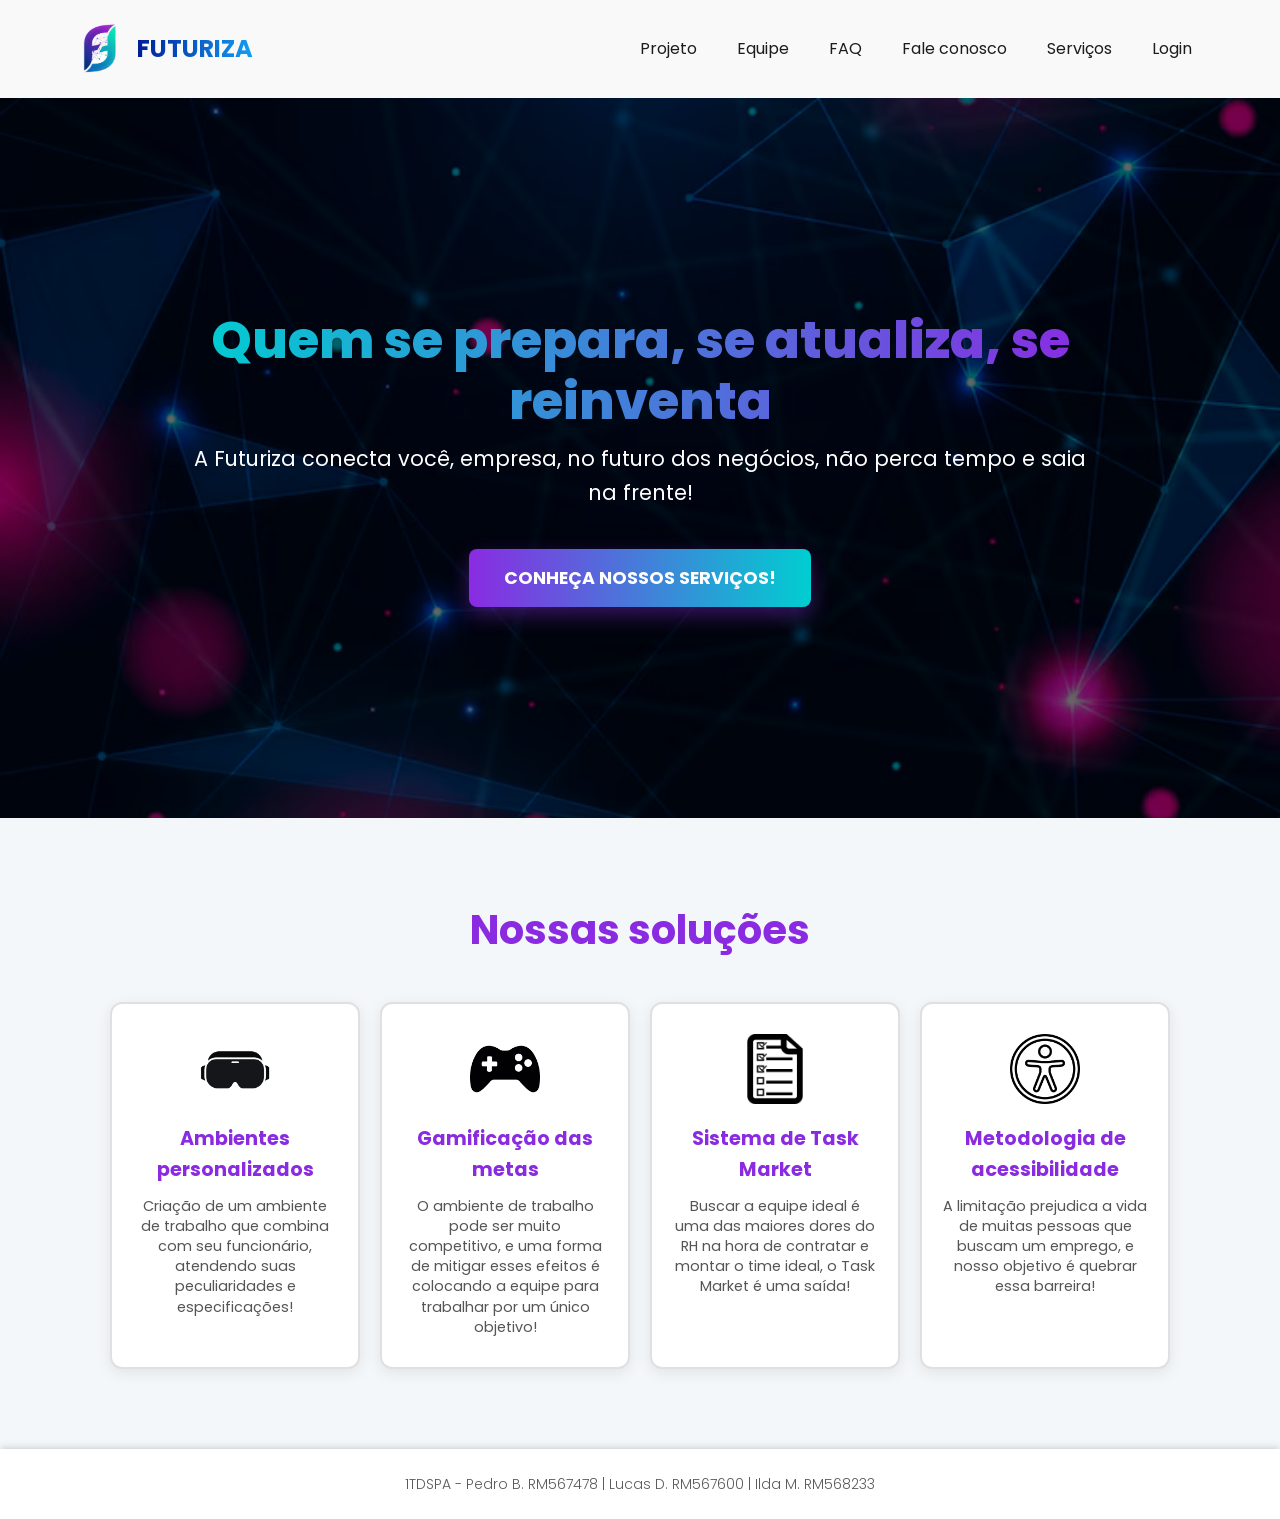
<file: index.html>
<!DOCTYPE html>
<html lang="pt-br">
<head>
    <meta charset="UTF-8">
    <meta name="viewport" content="width=device-width, initial-scale=1.0">
    <link rel="stylesheet" href="css/style.css">
    <link rel="stylesheet" href="css/small.css">
    <link rel="stylesheet" href="css/medium.css">
    <title>Site Futuriza</title>
</head>
<body>
    <header>
        <section class="logoCompleto">
            <img src="assets/img/Logo.png" alt="Logo da Futuriza: duas letras f invertida em relação à outra">
            <div class="linkHome"><a href="index.html"><h1>FUTURIZA</h1></a></div>
        </section>
        <nav>
            <a href="sobre.html">Projeto</a>
            <a href="integrantes.html">Equipe</a>
            <a href="faq.html">FAQ</a>
            <a href="contato.html">Fale conosco</a>
            <a href="futuriza.html">Serviços</a>
            <a href="login.html">Login</a>
        </nav>
    </header>
    <main class="mainIndex">
        <section>
            <h1>Quem se prepara, se atualiza, se reinventa</h1>
            <h4>A Futuriza conecta você, empresa, no futuro dos negócios, não perca tempo e saia na frente!</h4>
            <a href="futuriza.html" class="button">Conheça nossos serviços!</a>
            <img src="assets/img/fundoTechHome.avif" alt="Linhas se cruzando criando polígonos azuis e roxos">
        </section>
        <section>
            <h2>Nossas soluções</h2>
            <nav class="quadros-container">
                <div class="quadros">
                    <img src="assets/icons/iconeVr.png" alt="Icone generico de realidade virtual">
                    <h4>Ambientes personalizados</h4>
                    <h6>Criação de um ambiente de trabalho que combina com seu funcionário, atendendo suas peculiaridades e especificações!</h6>
                </div>
                <div class="quadros">
                    <img src="assets/icons/iconeGame.png" alt="Icone generico de game">
                    <h4>Gamificação das metas</h4>
                    <h6>O ambiente de trabalho pode ser muito competitivo, e uma forma de mitigar esses efeitos é colocando a equipe para trabalhar por um único objetivo!</h6>
                </div>
                <div class="quadros">
                    <img src="assets/icons/iconeTask.png" alt="Icone generico de to do list">
                    <h4>Sistema de Task Market</h4>
                    <h6>Buscar a equipe ideal é uma das maiores dores do RH na hora de contratar e montar o time ideal, o Task Market é uma saída!</h6>
                </div>
                <div class="quadros">
                    <img src="assets/icons/iconeAcessibilidade.png" alt="Icone generico de acessibilidade">
                    <h4>Metodologia de acessibilidade</h4>
                    <h6>A limitação prejudica a vida de muitas pessoas que buscam um emprego, e nosso objetivo é quebrar essa barreira!</h6>
                </div>
            </nav>
        </section>
    </main>
    <footer class="footer-futuriza">
            <p>1TDSPA - Pedro B. RM567478 | Lucas D. RM567600 | Ilda M. RM568233</p>
        </footer>
</body>
</html>
</file>
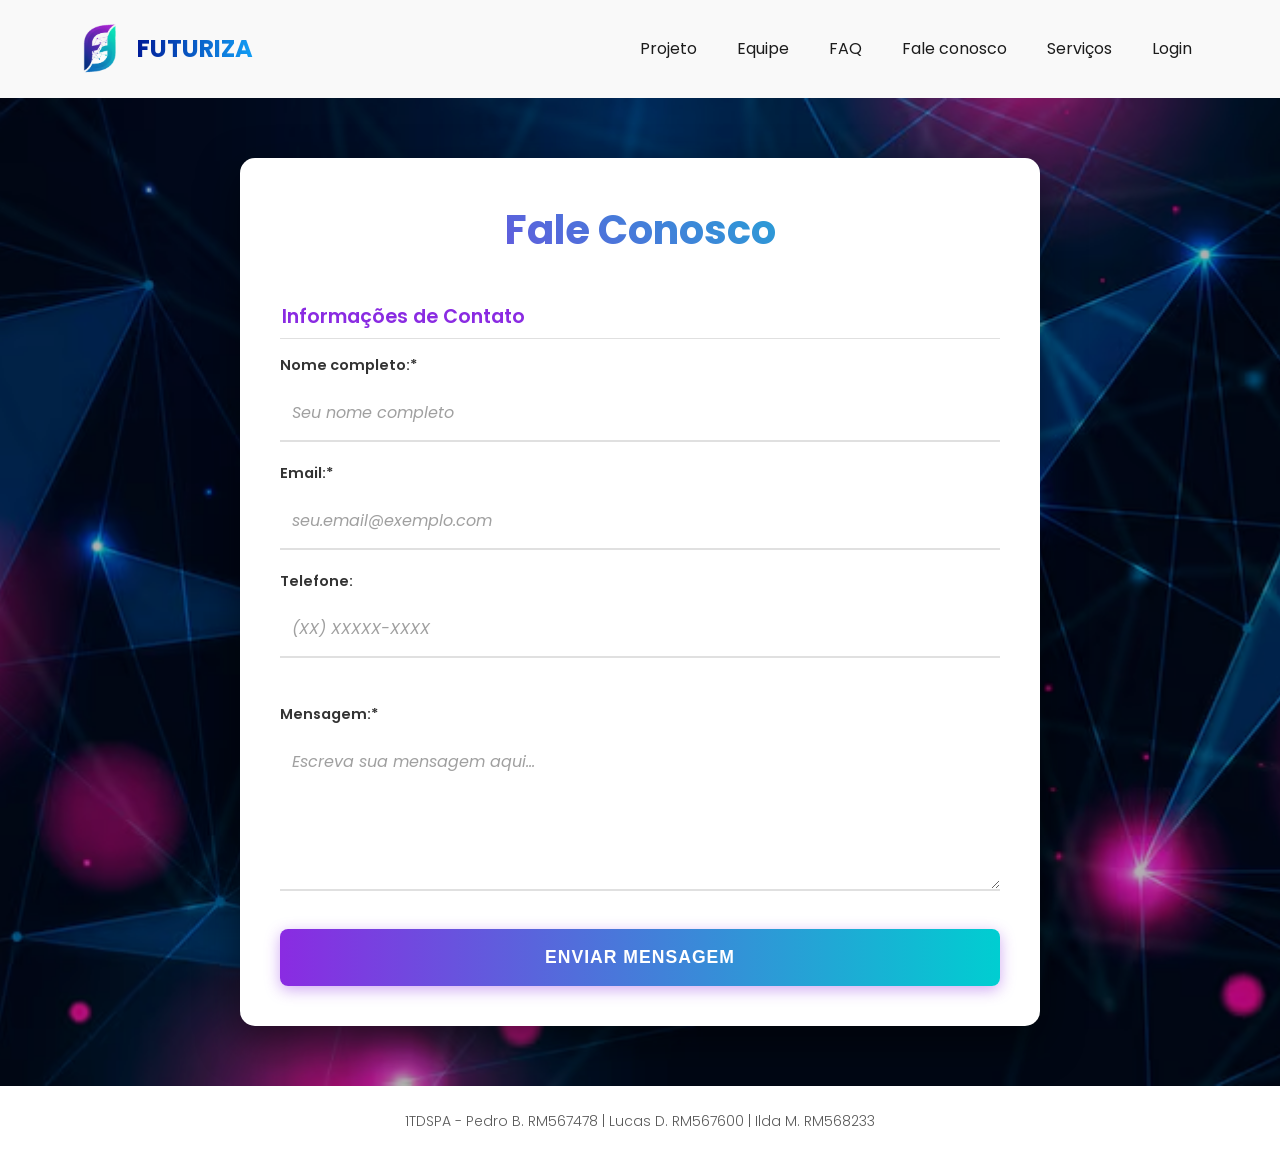
<file: contato.html>
<!DOCTYPE html>
<html lang="pt-br">
<head>
    <meta charset="UTF-8">
    <meta name="viewport" content="width=device-width, initial-scale=1.0">
    <link rel="stylesheet" href="css/style.css">
    <link rel="stylesheet" href="css/small.css">
    <link rel="stylesheet" href="css/medium.css">
    <title>Site Futuriza</title>
</head>
    <body>
        <header>
            <section class="logoCompleto">
                <img src="assets/img/Logo.png" alt="Logo da Futuriza: duas letras f invertida em relação à outra">
                <div class="linkHome"><a href="index.html"><h1>FUTURIZA</h1></a></div>
            </section>
            <nav>
                <a href="sobre.html">Projeto</a>
                <a href="integrantes.html">Equipe</a>
                <a href="faq.html">FAQ</a>
                <a href="contato.html">Fale conosco</a>
                <a href="futuriza.html">Serviços</a>
                <a href="login.html">Login</a>
            </nav>
        </header>

        <main class="mainContato">
            <img src="assets/img/fundoTechHome.avif" alt="Linhas se cruzando criando polígonos azuis e roxos">

            <section class="contato">

                <div class="tituloContato"><h1>Fale Conosco</h1></div>

                <form id="contatoForm" class="formulario-futuriza" aria-labelledby="form-title">
                    <fieldset>
                        <legend id="form-title">Informações de Contato</legend>
                        
                        <div class="campo">
                            <label for="nome">Nome completo:*</label>
                            <input type="text" name="nome" id="nome" required placeholder="Seu nome completo">
                        </div>

                        <div class="campo">
                            <label for="email">Email:*</label>
                            <input type="email" name="email" id="email" required placeholder="seu.email@exemplo.com">
                        </div>
                        
                        <div class="campo">
                            <label for="txtTel">Telefone:</label>
                            <input type="tel" name="txtTel" id="txtTel" placeholder="(XX) XXXXX-XXXX">
                        </div>
                    </fieldset>

                    <div class="campo">
                        <label for="mensagem">Mensagem:*</label>
                        <textarea name="mensagem" rows="5" id="mensagem" required placeholder="Escreva sua mensagem aqui..."></textarea>
                    </div>

                    <button type="submit" class="btn-enviar">Enviar Mensagem</button>
                </form>
            </section>
        </main>
        <footer class="footer-futuriza">
            <p>1TDSPA - Pedro B. RM567478 | Lucas D. RM567600 | Ilda M. RM568233</p>
        </footer>
        <script src="js/validacao.js"></script>
    </body>
</html>
</file>
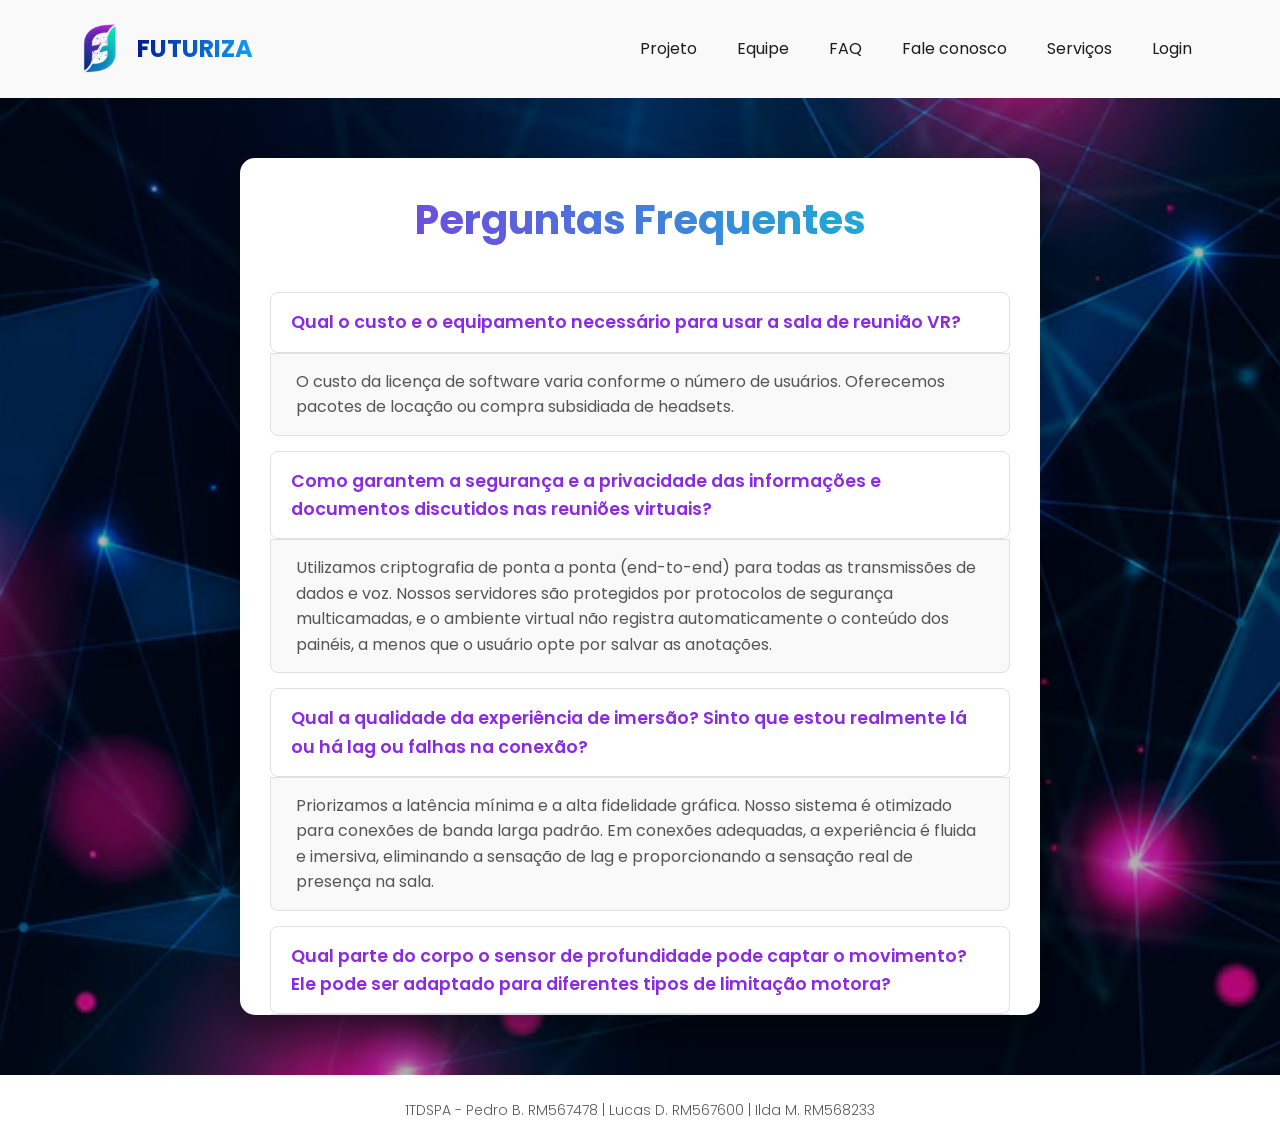
<file: faq.html>
<!DOCTYPE html>
<html lang="pt-br">
<head>
    <meta charset="UTF-8">
    <meta name="viewport" content="width=device-width, initial-scale=1.0">
    <link rel="stylesheet" href="css/style.css">
    <link rel="stylesheet" href="css/small.css">
    <link rel="stylesheet" href="css/medium.css">
    <title>Site Futuriza</title>
</head>
    <body>
        <header>
            <section class="logoCompleto">
            <img src="assets/img/Logo.png" alt="Logo da Futuriza: duas letras f invertida em relação à outra">
            <div class="linkHome"><a href="index.html"><h1>FUTURIZA</h1></a></div>
            </section>
            <nav>
            <a href="sobre.html">Projeto</a>
            <a href="integrantes.html">Equipe</a>
            <a href="faq.html">FAQ</a>
            <a href="contato.html">Fale conosco</a>
            <a href="futuriza.html">Serviços</a>
            <a href="login.html">Login</a>
            </nav>
        </header>
        <main class="mainFaq">
            <img src="assets/img/fundoTechHome.avif" alt="Linhas se cruzando criando polígonos azuis e roxos">

            <section class="perguntas">
                <div class="tituloFaq"><h1>Perguntas Frequentes</h1></div>

                <h3>Qual o custo e o equipamento necessário para usar a sala de reunião VR?</h3>
                <p>O custo da licença de software varia conforme o número de usuários. Oferecemos pacotes de locação
                    ou compra subsidiada de headsets.</p>
                
                <h3>Como garantem a segurança e a privacidade das informações e documentos discutidos nas reuniões virtuais?</h3>
                <p>Utilizamos criptografia de ponta a ponta (end-to-end) para todas as transmissões de dados e voz. Nossos servidores são
                    protegidos por protocolos de segurança multicamadas, e o ambiente virtual não registra automaticamente o conteúdo dos painéis,
                    a menos que o usuário opte por salvar as anotações.</p>
                
                <h3>Qual a qualidade da experiência de imersão? Sinto que estou realmente lá ou há lag ou falhas na conexão?</h3>
                <p>Priorizamos a latência mínima e a alta fidelidade gráfica. Nosso sistema é otimizado para conexões de banda 
                    larga padrão. Em conexões adequadas, a experiência é fluida e imersiva, eliminando a sensação de lag e proporcionando 
                    a sensação real de presença na sala.</p>
                
                <h3>Qual parte do corpo o sensor de profundidade pode captar o movimento? Ele pode ser adaptado para diferentes tipos de limitação motora?</h3>
                <p>O sensor é altamente versátil e utiliza IA para mapear o movimento de qualquer parte do corpo que o usuário possa controlar com precisão: cabeça,
                    cotovelos, joelhos e até mesmo os pés. Ele é calibrado individualmente, garantindo que se adapte a diversas necessidades
                    e graus de mobilidade.</p>
                
                <h3>O uso prolongado da tela com sensor é ergonômico e confortável para o usuário?</h3>
                <p>Desenvolvemos a interface com foco na ergonomia, minimizando o esforço e a tensão. O
                    sistema de controle de cursor é otimizado para movimentos suaves e o feedback visual é imediato. 
                    Oferecemos orientações sobre o melhor posicionamento da tela e do sensor para garantir o conforto ideal 
                    durante longas jornadas de trabalho.</p>
                
                <h3>Como a Futuriza garante a manutenção e atualização do software/hardware do sensor de profundidade ao longo do tempo?</h3>
                <p>Oferecemos um contrato de manutenção que inclui atualizações periódicas de software para melhoria de precisão e adição de 
                novos recursos. O hardware possui garantia estendida e nossa equipe técnica realiza diagnósticos remotos para resolver problemas 
                rapidamente e, se necessário, substituir o equipamento com agilidade.</p>
            </section>
        </main>
        <footer class="footer-futuriza">
            <p>1TDSPA - Pedro B. RM567478 | Lucas D. RM567600 | Ilda M. RM568233</p>
        </footer>
    </body>
</html>
</file>
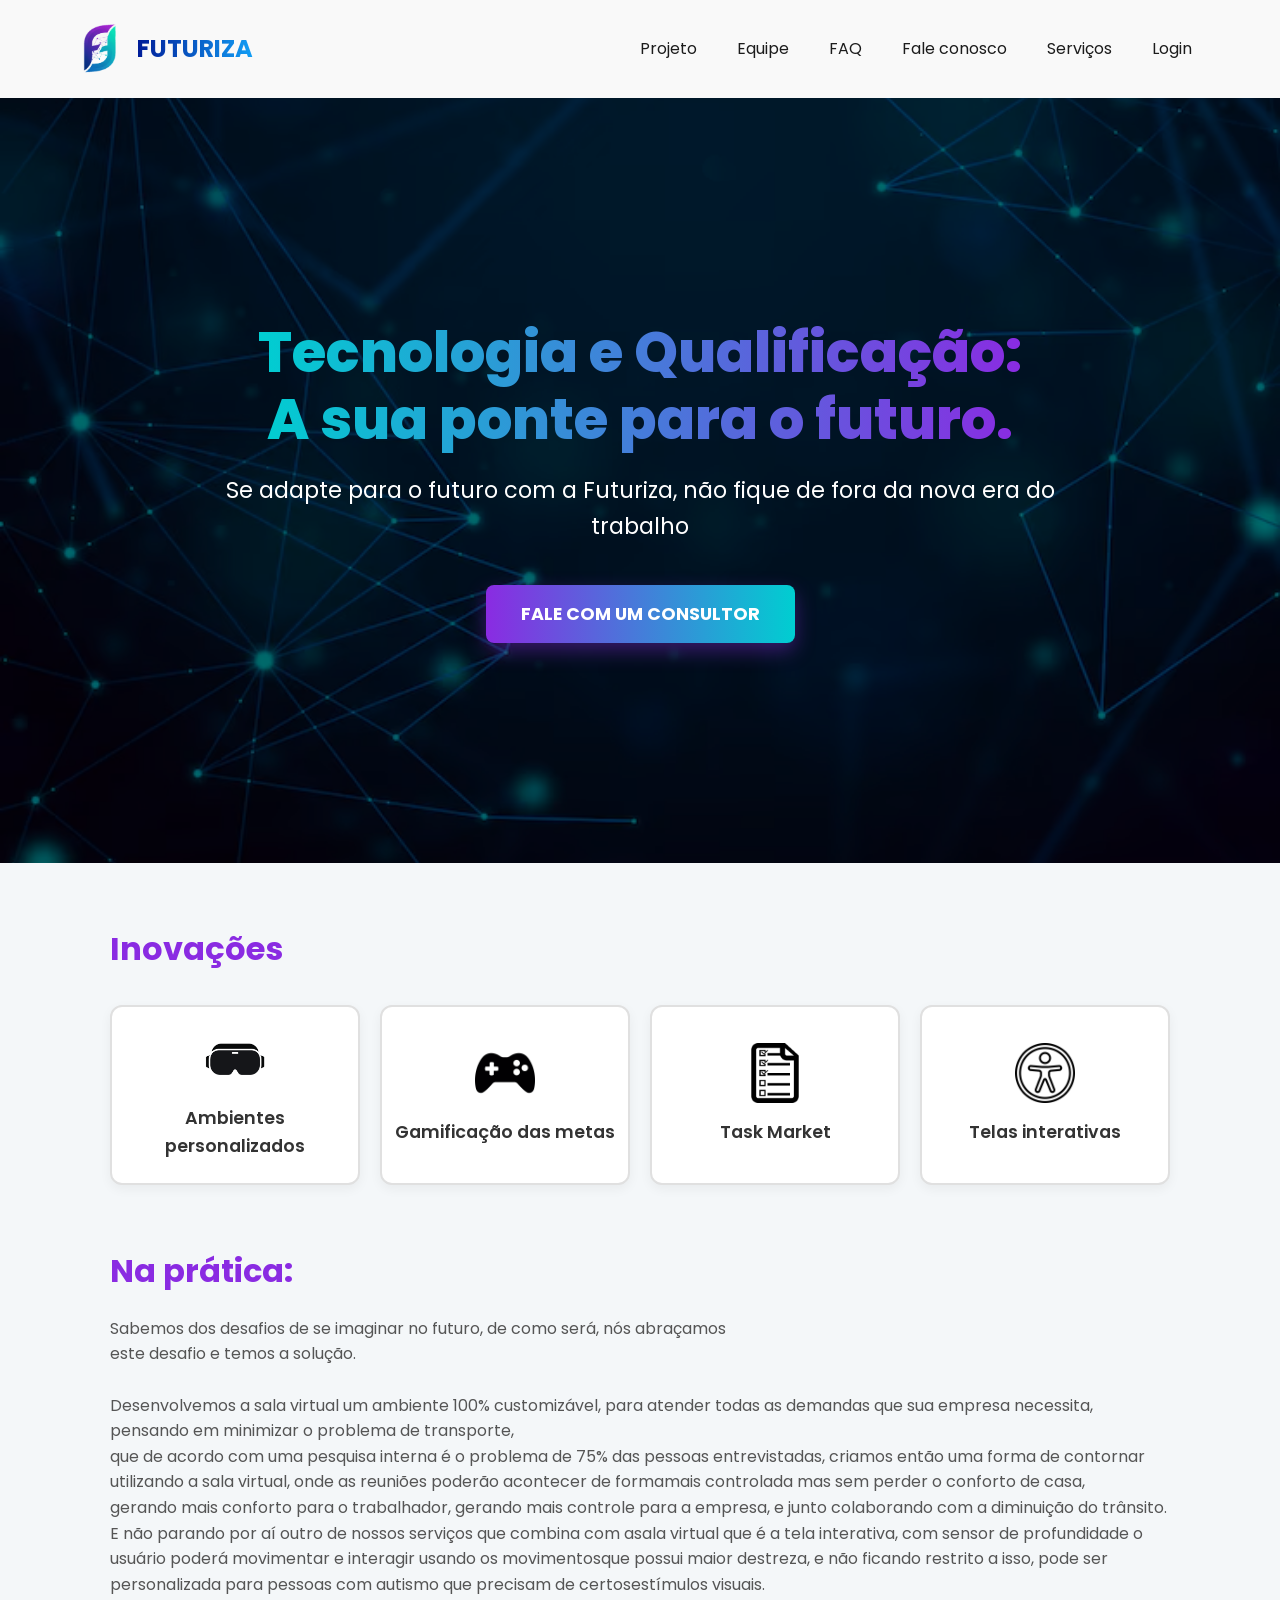
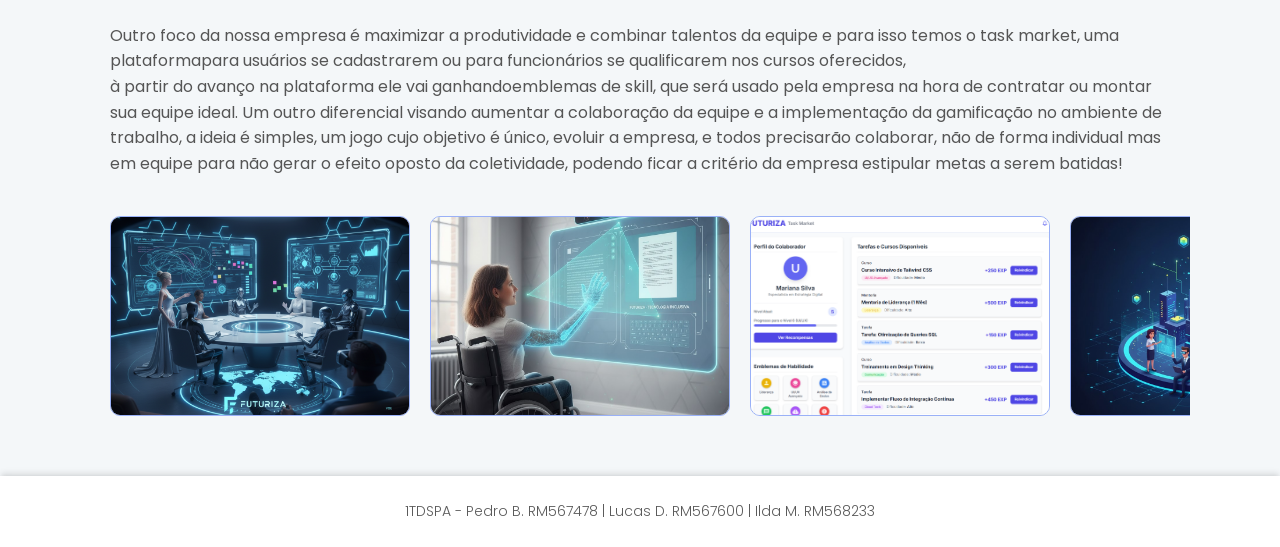
<file: futuriza.html>
<!DOCTYPE html>
<html lang="pt-br">
<head>
    <meta charset="UTF-8">
    <meta name="viewport" content="width=device-width, initial-scale=1.0">
    <link rel="stylesheet" href="css/style.css">
    <link rel="stylesheet" href="css/small.css">
    <link rel="stylesheet" href="css/medium.css">
    <title>Site Futuriza</title>
</head>
    <body>
        <header>
            <section class="logoCompleto">
                <img src="assets/img/Logo.png" alt="Logo da Futuriza: duas letras f invertida em relação à outra">
                <div class="linkHome"><a href="index.html"><h1>FUTURIZA</h1></a></div>
            </section>
            <nav>
                <a href="sobre.html">Projeto</a>
                <a href="integrantes.html">Equipe</a>
                <a href="faq.html">FAQ</a>
                <a href="contato.html">Fale conosco</a>
                <a href="futuriza.html">Serviços</a>
                <a href="login.html">Login</a>
            </nav>
        </header>
        <main>
            <section class="faleComAtendente">
                <h1>Tecnologia e Qualificação:<br>
                    A sua ponte para o futuro.
                </h1>
                <h3>Se adapte para o futuro com a Futuriza, não fique de fora da nova era do trabalho</h3>
                <a href="https://t.me/FuturIzabot">Fale com um consultor</a>
                <img src="assets/img/fundoTech.avif" alt="Linhas se cruzando criando polígonos em tons azuis">
            </section>
            <section>
                <h2>Inovações</h2>
                <nav class="inovaçao-container">
                    <div class="quadros-inovacao">
                        <img src="assets/icons/iconeVr.png" alt="Icone generico de realidade virtual">
                        <h4>Ambientes personalizados</h4>
                    </div>
                    <div class="quadros-inovacao">
                        <img src="assets/icons/iconeGame.png" alt="Icone generico de game">
                        <h4>Gamificação das metas</h4>
                    </div>
                    <div class="quadros-inovacao">
                        <img src="assets/icons/iconeTask.png" alt="Icone generico de to do list">
                        <h4>Task Market</h4>
                    </div>
                    <div class="quadros-inovacao">
                        <img src="assets/icons/iconeAcessibilidade.png" alt="Icone generico de acessibilidade">
                        <h4>Telas interativas</h4>
                    </div>
                </nav>
            </section>
            <article class="articleFuturiza">
                <h2>Na prática:</h2>
                <h4>Sabemos dos desafios de se imaginar no futuro, de como será, nós abraçamos
                    este desafio e temos a solução.<br>
                    Desenvolvemos a sala virtual um ambiente 100% customizável, para atender todas as demandas que sua empresa necessita, pensando em minimizar o problema de transporte,
                    que de acordo com uma pesquisa interna é o problema de 75% das pessoas entrevistadas, criamos então uma forma de contornar utilizando a sala virtual, onde as reuniões poderão acontecer de formamais controlada mas sem perder o conforto de casa,
                    gerando mais conforto para o trabalhador, gerando mais controle para a empresa, e junto colaborando com a diminuição do trânsito.
                    E não parando por aí outro de nossos serviços que combina com asala virtual que é a tela interativa, com sensor de profundidade o usuário poderá movimentar e interagir usando os movimentosque possui maior destreza, e não ficando restrito a isso, pode ser personalizada para pessoas com autismo que precisam de certosestímulos visuais.<br>
                    Outro foco da nossa empresa é maximizar a produtividade e combinar talentos da equipe e para isso temos o task market, uma plataformapara usuários se cadastrarem ou para funcionários se qualificarem nos cursos oferecidos,
                    à partir do avanço na plataforma ele vai ganhandoemblemas de skill, que será usado pela empresa na hora de contratar ou montar sua equipe ideal. Um outro diferencial visando aumentar a colaboração da equipe e a implementação da gamificação no ambiente de trabalho, a ideia é simples, um jogo cujo objetivo é único, evoluir a empresa, e todos precisarão colaborar, não de forma individual mas em equipe para não gerar o efeito oposto da coletividade, podendo ficar a critério da empresa estipular metas a serem batidas!
                </h4>
            
                <div class="rolagem-fotos"> 
                    <img src="assets/img/salaVirtual.png" alt="Sala de realidade virtual Futuriza">
                    <img src="assets/img/telainterativa.jpg" alt="Usuário utilizando a tela interativa da Futuriza">
                    <img src="assets/img/telaTaskMarket.png" alt="Print da tela do task market">
                    <img src="assets/img/gamificacao.jpg" alt="Game para empresas da Futuriza">
                </div>
            </article>
        </main>
        <footer class="footer-futuriza">
            <p>1TDSPA - Pedro B. RM567478 | Lucas D. RM567600 | Ilda M. RM568233</p>
        </footer>
    </body>
</html>
</file>
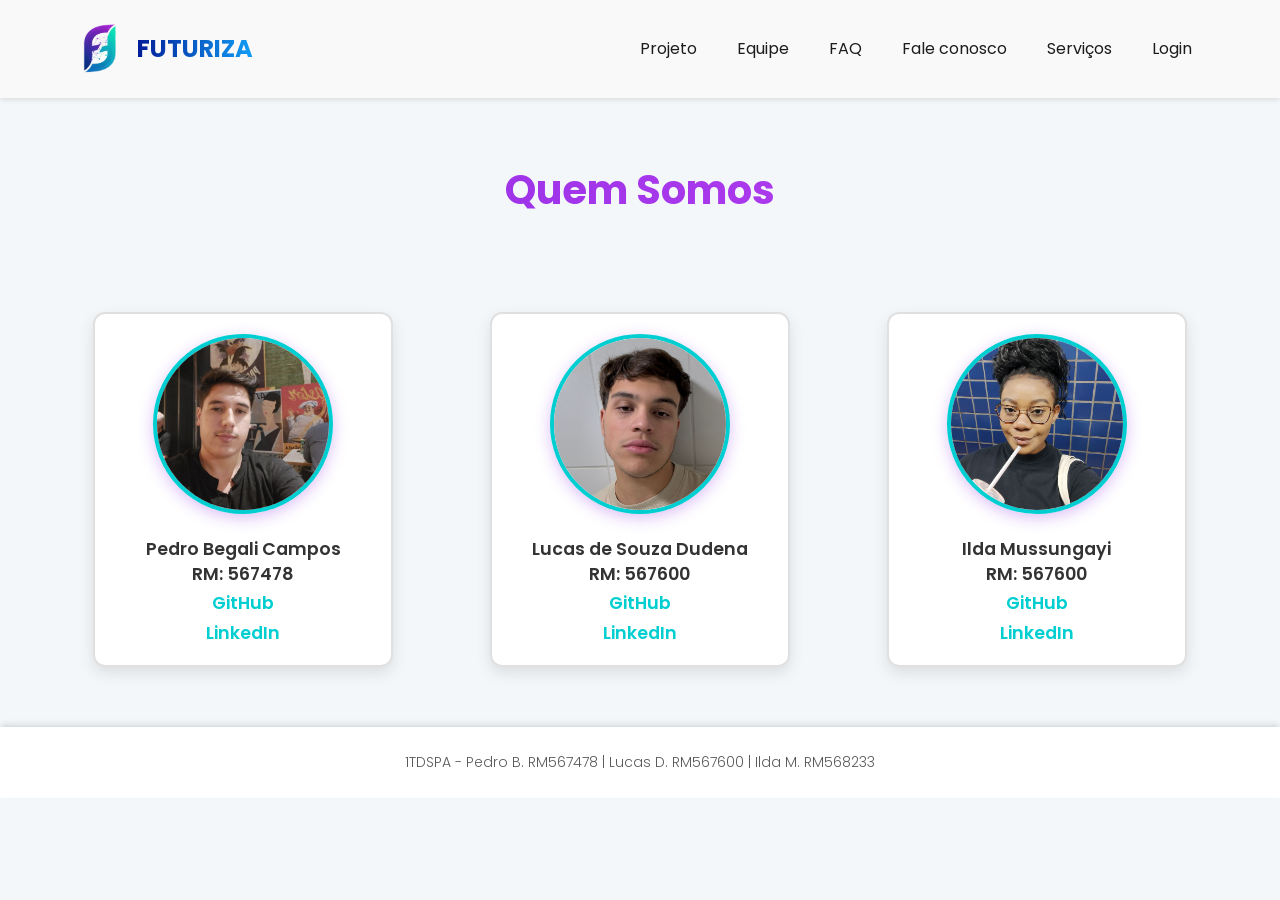
<file: integrantes.html>
<!DOCTYPE html>
<html lang="pt-br">
<head>
    <meta charset="UTF-8">
    <meta name="viewport" content="width=device-width, initial-scale=1.0">
    <link rel="stylesheet" href="css/style.css">
    <link rel="stylesheet" href="css/small.css">
    <link rel="stylesheet" href="css/medium.css">
    <title>Site Futuriza</title>
</head>
<body>
    <header>
        <section class="logoCompleto">
            <img src="assets/img/Logo.png" alt="Logo da Futuriza: duas letras f invertida em relação à outra">
            <div class="linkHome"><a href="index.html"><h1>FUTURIZA</h1></a></div>
        </section>
        <nav>
            <a href="sobre.html">Projeto</a>
            <a href="integrantes.html">Equipe</a>
            <a href="faq.html">FAQ</a>
            <a href="contato.html">Fale conosco</a>
            <a href="futuriza.html">Serviços</a>
            <a href="login.html">Login</a>
        </nav>
    </header>
    <main>
        <section class="container-imagem">
            <div class="texto"><h1>Quem Somos</h1></div>

            <div class="membro-1">
                <img src="assets/img/pedroPerfil.jpg" alt="Foto de perfil do Pedro Begali" class="fotoPedro">
                <h3>Pedro Begali Campos<br>RM: 567478<br>
                <a href="https://github.com/PedroBegali">GitHub</a>
                <a href="https://www.linkedin.com/in/pedro-begalli-604208351/">LinkedIn</a></h3>
            </div>

            <div class="membro-2">
                <img src="assets/img/lucasPerfil.jpg" alt="Foto de perfil do Lucas Dudena" class="fotoLucas">
                <h3>Lucas de Souza Dudena<br>RM: 567600<br>
                <a href="https://github.com/ldudena">GitHub</a>
                <a href="https://www.linkedin.com/in/lucas-de-souza-dudena-079646382?utm_source=share&utm_campaign=share_via&utm_content=profile&utm_medium=ios_app ">LinkedIn</a></h3>
            </div>

            <div class="membro-3">
                <img src="assets/img/ildaPerfil.jpg" alt="Foto de perfil da Ilda Afonso" class="fotoIlda">
                <h3>Ilda Mussungayi<br>RM: 567600<br>
                <a href="https://github.com/ildabackup00-bit ">GitHub</a>
                <a href="https://www.linkedin.com/in/ildaafonso/">LinkedIn</a></h3>
            </div>
            
        </section>
    </main>
    <footer class="footer-futuriza">
        <p>1TDSPA - Pedro B. RM567478 | Lucas D. RM567600 | Ilda M. RM568233</p>
    </footer>
</body>
</html>
</file>
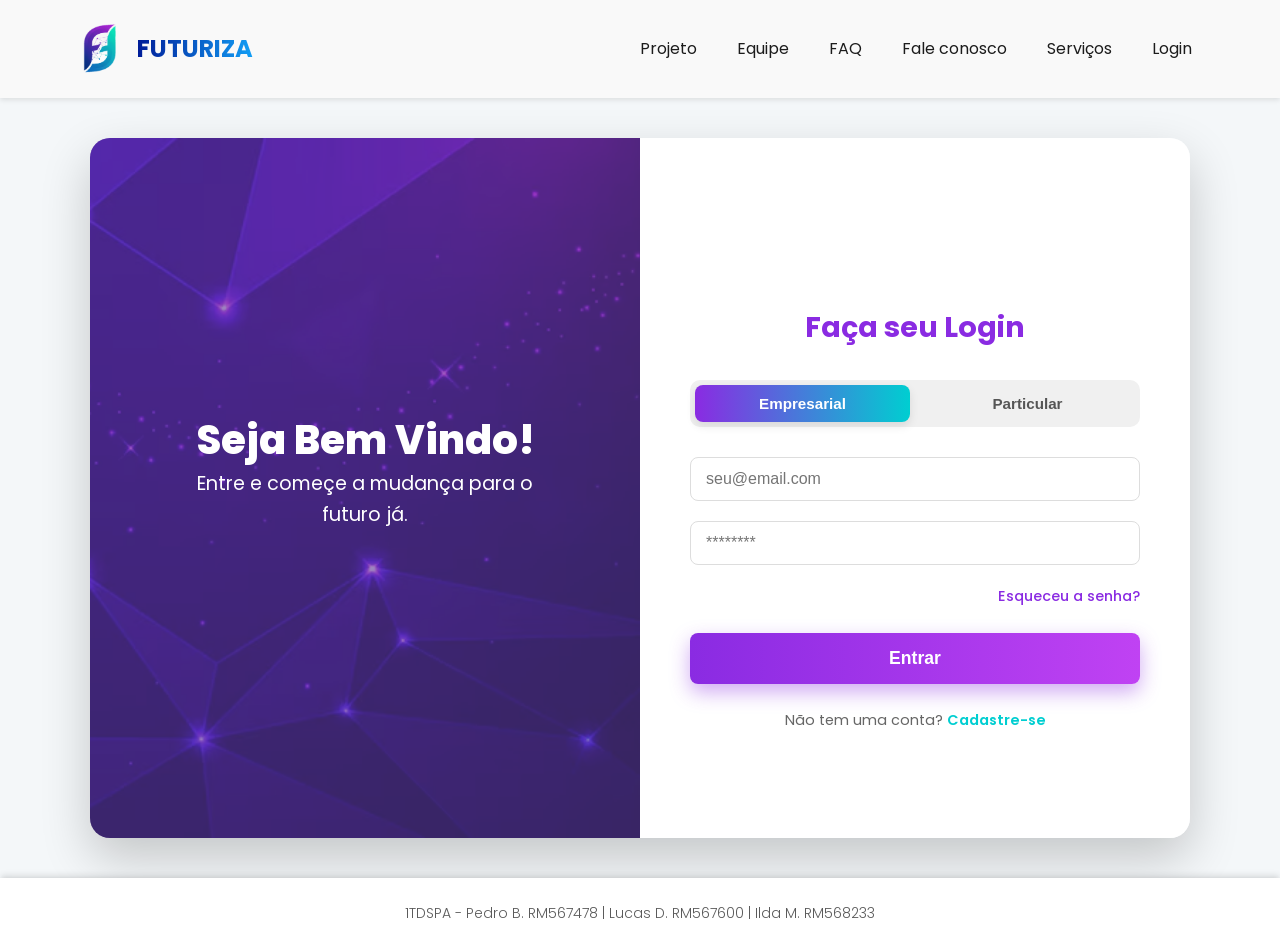
<file: login.html>
<!DOCTYPE html>
<html lang="pt-br">
<head>
    <meta charset="UTF-8">
    <meta name="viewport" content="width=device-width, initial-scale=1.0">
    <link rel="stylesheet" href="css/style.css">
    <link rel="stylesheet" href="css/small.css">
    <link rel="stylesheet" href="css/medium.css">
    <title>Site Futuriza</title>
</head>
<body>
    <header>
        <section class="logoCompleto">
            <img src="assets/img/Logo.png" alt="Logo da Futuriza: duas letras f invertida em relação à outra">
            <div class="linkHome"><a href="index.html"><h1>FUTURIZA</h1></a></div>
        </section>
        <nav>
            <a href="sobre.html">Projeto</a>
            <a href="integrantes.html">Equipe</a>
            <a href="faq.html">FAQ</a>
            <a href="contato.html">Fale conosco</a>
            <a href="futuriza.html">Serviços</a>
            <a href="login.html">Login</a>
        </nav>
    </header>
    <main class="mainLogin">
    <section>
        <h1>Seja Bem Vindo!</h1>
        <h2>Entre e começe a mudança para o futuro já.</h2>
        <img src="assets/img/fundoLogin.avif" alt="Linhas se cruzando criando polígonos em tons de roxo">
    </section>

    <section class="login-container">
        <div class="login-header">
            <h2 class="login-titulo">Faça seu Login</h2>
            <div class="ligar-buttons">
                <button id="ligarEmpresarial" class="ativo">Empresarial</button>
                <button id="ligarParticular">Particular</button>
            </div>
        </div>

        <form id="loginForm" class="login-form">
            <div class="entradaDados">
                <label for="email">E-mail</label>
                <input type="email" id="email" name="email" placeholder="seu@email.com" required>
            </div>
            <div class="entradaDados">
                <label for="password">Senha</label>
                <input type="password" id="password" name="password" placeholder="********" required>
            </div>
            
            <p class="esqueceuSenha"><a href="#">Esqueceu a senha?</a></p>

            <button type="submit" class="login-button">Entrar</button>

            <p class="linkCadastro">Não tem uma conta? <a href="#">Cadastre-se</a></p>
        </form>
    </section>
    </main>
    <footer class="footer-futuriza">
        <p>1TDSPA - Pedro B. RM567478 | Lucas D. RM567600 | Ilda M. RM568233</p>
    </footer>
    <script src="js/script.js"></script>
</body>
</html>
</file>
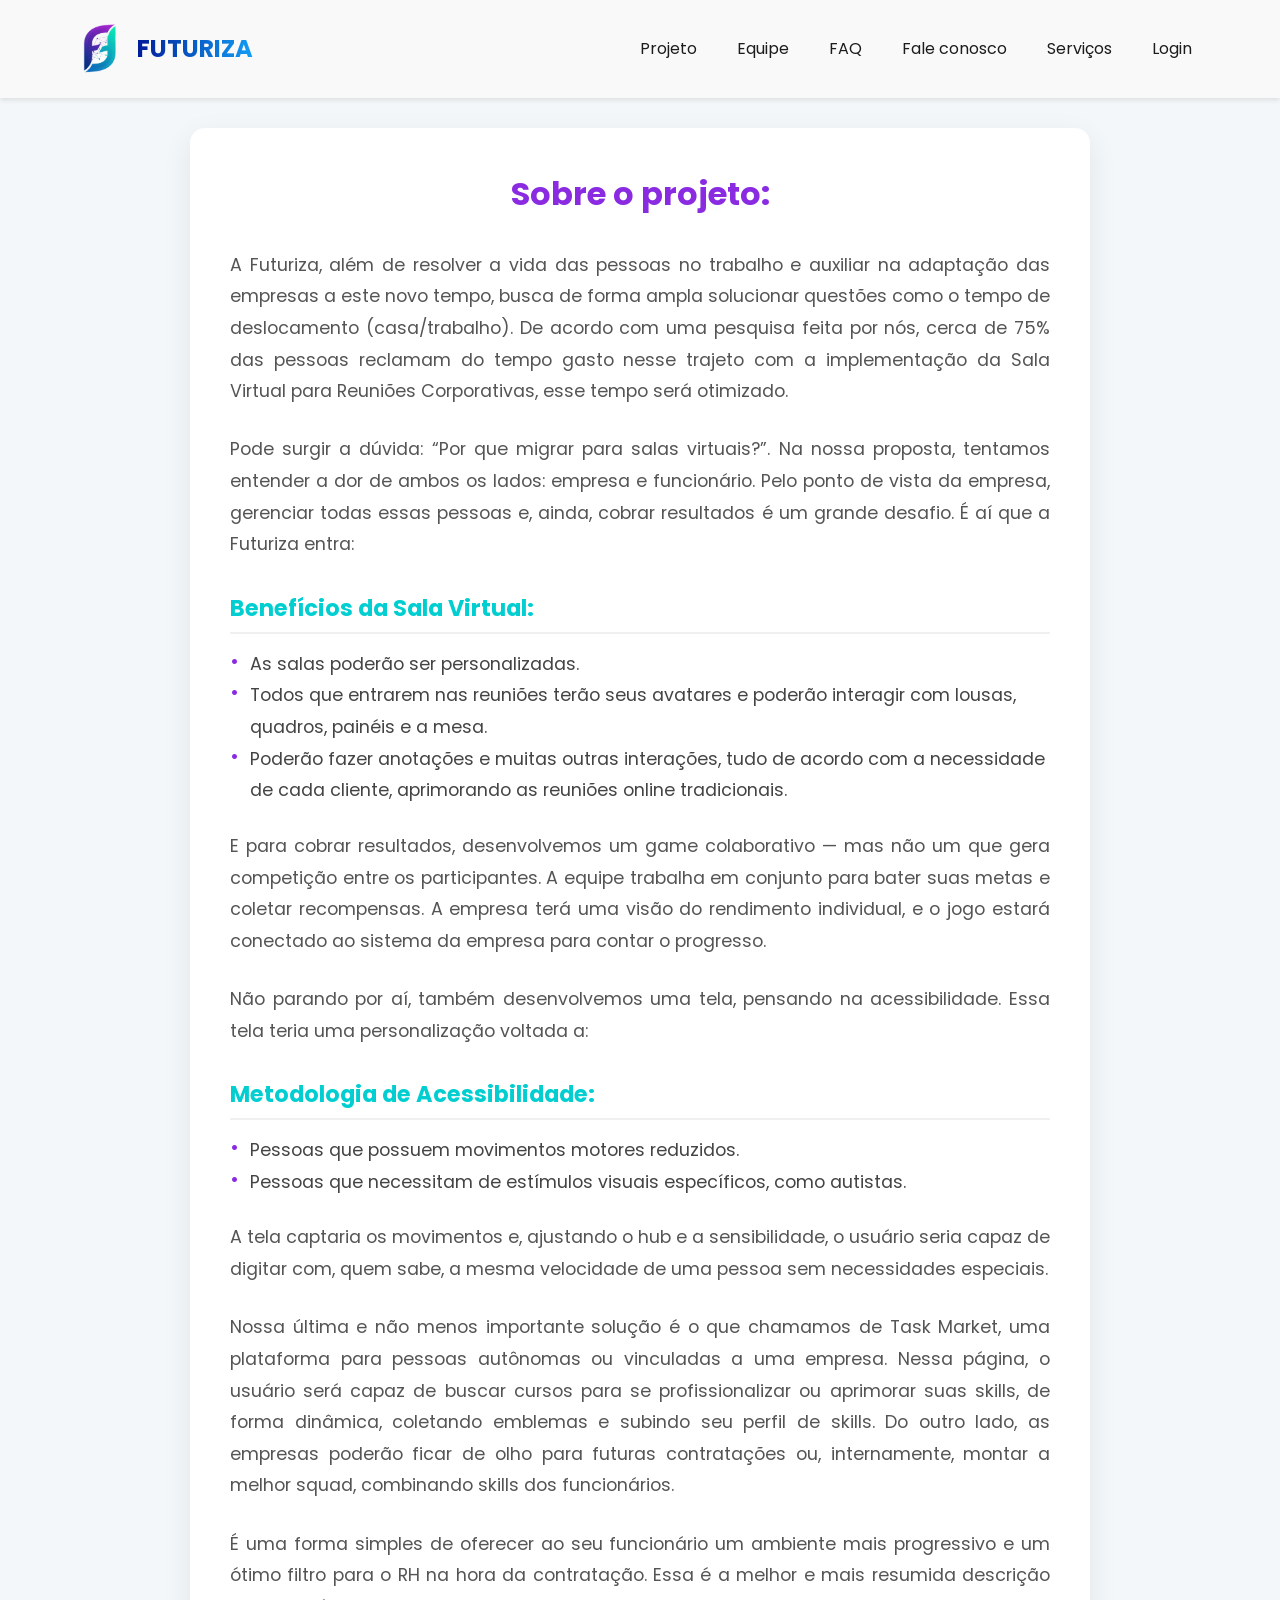
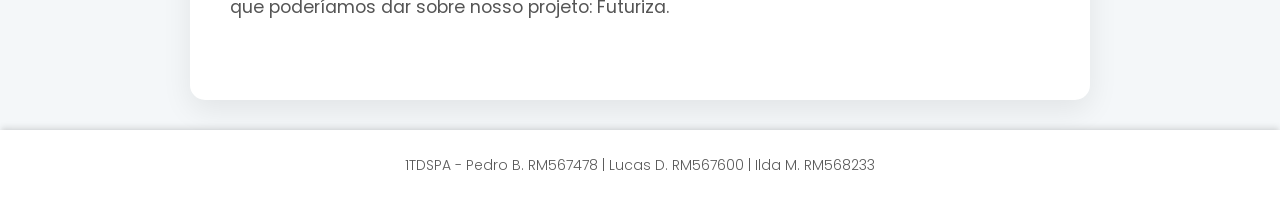
<file: sobre.html>
<!DOCTYPE html>
<html lang="pt-br">
<head>
    <meta charset="UTF-8">
    <meta name="viewport" content="width=device-width, initial-scale=1.0">
    <link rel="stylesheet" href="css/style.css">
    <link rel="stylesheet" href="css/small.css">
    <link rel="stylesheet" href="css/medium.css">
    <title>Site Futuriza</title>
</head>
<body>
    <header>
        <section class="logoCompleto">
            <img src="assets/img/Logo.png" alt="Logo da Futuriza: duas letras f invertida em relação à outra">
            <div class="linkHome"><a href="index.html"><h1>FUTURIZA</h1></a></div>
        </section>
        <nav>
            <a href="sobre.html">Projeto</a>
            <a href="integrantes.html">Equipe</a>
            <a href="faq.html">FAQ</a>
            <a href="contato.html">Fale conosco</a>
            <a href="futuriza.html">Serviços</a>
            <a href="login.html">Login</a>
        </nav>
    </header>
        <main>
        <article class="articleSobre">
            <h2>Sobre o projeto:</h2>
            <div class="descritivo">
                <p>
                    A Futuriza, além de resolver a vida das pessoas no trabalho e auxiliar na adaptação das empresas a este novo tempo, busca de forma ampla solucionar questões como o tempo de deslocamento (casa/trabalho). De acordo com uma pesquisa feita por nós, cerca de 75% das pessoas reclamam do tempo gasto nesse trajeto com a implementação da Sala Virtual para Reuniões Corporativas, esse tempo será otimizado.
                </p>
                <p>
                    Pode surgir a dúvida: “Por que migrar para salas virtuais?”. Na nossa proposta, tentamos entender a dor de ambos os lados: empresa e funcionário. Pelo ponto de vista da empresa, gerenciar todas essas pessoas e, ainda, cobrar resultados é um grande desafio. É aí que a Futuriza entra:
                </p>

                <h3>Benefícios da Sala Virtual:</h3>
                <ul>
                    <li>As salas poderão ser personalizadas.</li>
                    <li>Todos que entrarem nas reuniões terão seus avatares e poderão interagir com lousas, quadros, painéis e a mesa.</li>
                    <li>Poderão fazer anotações e muitas outras interações, tudo de acordo com a necessidade de cada cliente, aprimorando as reuniões online tradicionais.</li>
                </ul>
                <p>
                    E para cobrar resultados, desenvolvemos um game colaborativo — mas não um que gera competição entre os participantes. A equipe trabalha em conjunto para bater suas metas e coletar recompensas. A empresa terá uma visão do rendimento individual, e o jogo estará conectado ao sistema da empresa para contar o progresso.
                </p>
                <p>
                    Não parando por aí, também desenvolvemos uma tela, pensando na acessibilidade. Essa tela teria uma personalização voltada a:
                </p>
                <h3>Metodologia de Acessibilidade:</h3>
                <ul>
                    <li>Pessoas que possuem movimentos motores reduzidos.</li>
                    <li>Pessoas que necessitam de estímulos visuais específicos, como autistas.</li>
                </ul>
                <p>
                    A tela captaria os movimentos e, ajustando o hub e a sensibilidade, o usuário seria capaz de digitar com, quem sabe, a mesma velocidade de uma pessoa sem necessidades especiais.
                </p>
                <p>
                    Nossa última e não menos importante solução é o que chamamos de Task Market, uma plataforma para pessoas autônomas ou vinculadas a uma empresa. Nessa página, o usuário será capaz de buscar cursos para se profissionalizar ou aprimorar suas skills, de forma dinâmica, coletando emblemas e subindo seu perfil de skills. Do outro lado, as empresas poderão ficar de olho para futuras contratações ou, internamente, montar a melhor squad, combinando skills dos funcionários.
                </p>
                <p>
                    É uma forma simples de oferecer ao seu funcionário um ambiente mais progressivo e um ótimo filtro para o RH na hora da contratação. Essa é a melhor e mais resumida descrição que poderíamos dar sobre nosso projeto: Futuriza.
                </p>

            </div>
        </article>
    </main>
    <footer class="footer-futuriza">
        <p>1TDSPA - Pedro B. RM567478 | Lucas D. RM567600 | Ilda M. RM568233</p>
    </footer>
</body>
</html>
</file>
<file: css/style.css>
@import url('https://fonts.googleapis.com/css2?family=Poppins&display=swap');

/* ======================= GERAL ============================== */
* {
    box-sizing: border-box;
    margin: 0;
}

body {
    font-family: 'Poppins', sans-serif;
    background-color: #f4f7f9;
    line-height: 1.6;
    min-height: 100vh;
    color: #333333;
}

header {
    background-color: #f9f9f9f9;
    padding: 15px 5%;
    display: flex;
    justify-content: space-between;
    align-items: center;
    box-shadow: 0 2px 5px rgba(0, 0, 0, 0.1);
}

.linkHome a{
    text-decoration: none;
    transition: all 0.3s ease;
    display: inline-block;
}
.linkHome a:hover{
    background-color: #f9f9f9f9;
    transform: translateY(-4px);
}

.logoCompleto {
    display: flex;
    align-items: center;
}

.logoCompleto img {
    width: 13%;
}

.logoCompleto h1 {
    font-size: 1.5rem;
    background-image: linear-gradient(to right, #001c98, #129ef5);
    background-clip: text;
    color: transparent;
    margin: 0;
    font-weight: 700;
}

nav a {
    color: rgb(28, 28, 28);
    text-decoration: none;
    margin-right: 12px;
    padding: 8px 12px;
    border-radius: 12px;
    transition: all 0.3s ease;
    display: inline-block;
}

nav a:hover {
    color: #8A2BE2;
    background-color: #f9f9f9f9;
    box-shadow: 0 4px 10px rgba(0, 0, 0, 0.15);
    transform: translateY(-2px);
}
.footer-futuriza {
            background-color: #ffffff;
            color: #5b5b5b;
            padding: 1.5rem 1rem;
            text-align: center;
            font-size: 0.875rem;
            font-weight: 300;
            box-shadow: 0 -4px 6px -1px rgba(0, 0, 0, 0.1), 0 -2px 4px -2px rgba(0, 0, 0, 0.06);
            width: 100%;
        }
/* ======================= GERAL ============================== */
/* ======================= CONTATO/FAQ ============================== */

.mainContato, .mainFaq {
    position: relative;
    min-height: 100vh;
    display: flex;
    justify-content: center;
    align-items: center;
    padding: 60px 0;
}

.mainContato img, .mainFaq img {
    position: absolute;
    top: 0;
    left: 0;
    width: 100%;
    height: 100%;
    min-height: auto;
    object-fit: cover;
    z-index: 1;
    filter: brightness(0.7);
}

.contato, .perguntas {
    position: relative;
    z-index: 2;
    max-width: 800px;
    width: 90%;
    background-color: #ffffff;
    border-radius: 15px;
    box-shadow: 0 15px 40px rgba(0, 0, 0, 0.5);
}

.contato {
    padding: 40px;
}

.perguntas {
    max-height: 857px;
    overflow-y: auto;
    padding: 30px;
}

.tituloContato, .tituloFaq {
    text-align: center;
    margin-bottom: 40px;
}

.tituloContato h1, .tituloFaq h1 {
    background: linear-gradient(45deg, #8A2BE2, #00CED1);
    -webkit-background-clip: text;
    -webkit-text-fill-color: transparent;
    font-weight: 700;
    font-size: 2.5em;
}

.formulario-futuriza fieldset {
    border: none;
    padding: 0;
    margin-bottom: 25px;
}

.formulario-futuriza legend {
    font-size: 1.2em;
    font-weight: 600;
    color: #8A2BE2;
    margin-bottom: 15px;
    padding-bottom: 5px;
    border-bottom: 1px solid #e0e0e0;
    width: 100%;
}

.formulario-futuriza .campo {
    margin-bottom: 20px;
}

.formulario-futuriza label {
    display: block;
    margin-bottom: 8px;
    font-weight: 600;
    font-size: 0.9em;
    color: #333333;
}

.formulario-futuriza input[type="text"],
.formulario-futuriza input[type="email"],
.formulario-futuriza input[type="tel"],
.formulario-futuriza textarea {
    width: 100%;
    padding: 15px 12px;
    border: none;
    border-bottom: 2px solid #e0e0e0;
    background-color: transparent;
    font-family: inherit;
    font-size: 1em;
    transition: border-bottom-color 0.4s ease, box-shadow 0.4s ease;
    border-radius: 0;
}

.formulario-futuriza input::placeholder,
.formulario-futuriza textarea::placeholder {
    color: #a0a0a0;
    font-style: italic;
}

.formulario-futuriza input:focus,
.formulario-futuriza textarea:focus {
    border-bottom: 2px solid #00CED1;
    box-shadow: 0 4px 0 0 rgba(0, 206, 209, 0.1);
    outline: none;
}

.formulario-futuriza textarea {
    resize: vertical;
    min-height: 100px;
}

.btn-enviar {
    display: block;
    width: 100%;
    padding: 18px;
    background: linear-gradient(90deg, #8A2BE2 0%, #00CED1 100%);
    color: #ffffff;
    border: none;
    border-radius: 8px;
    font-size: 1.1em;
    font-weight: 700;
    letter-spacing: 1px;
    cursor: pointer;
    text-transform: uppercase;
    transition: all 0.3s ease;
    box-shadow: 0 4px 15px rgba(138, 43, 226, 0.4);
    margin-top: 30px;
}

.btn-enviar:hover {
    background: linear-gradient(90deg, #9932CC 0%, #00BFFF 100%);
    transform: translateY(-3px);
    box-shadow: 0 8px 20px rgba(0, 206, 209, 0.5);
}

.perguntas h3 {
    cursor: pointer;
    background-color: #ffffff;
    color: #8A2BE2;
    padding: 15px 20px;
    margin-bottom: 0px;
    border: 1px solid #e0e0e0;
    border-radius: 8px;
    font-size: 1.1em;
    font-weight: 600;
    transition: all 0.3s ease;
    display: flex;
    justify-content: space-between;
    align-items: center;
    margin-top: 15px;
}

.perguntas h3:first-of-type {
    margin-top: 0;
}

.perguntas h3:hover {
    background-color: #F8F8FF;
    border-color: #00CED1;
}

.perguntas p {
    background-color: #f9f9f9;
    color: #555555;
    padding: 15px 25px;
    margin-top: 0;
    border-top: none;
    border: 1px solid #e0e0e0;
    border-top-left-radius: 0;
    border-top-right-radius: 0;
    border-bottom-left-radius: 8px;
    border-bottom-right-radius: 8px;
    font-size: 1em;
    margin-bottom: 15px;
}
/* ======================= CONTATO/FAQ ============================== */
/* ======================= FUTURIZA/INDEX============================== */

.faleComAtendente {
    position: relative;
    display: flex;
    flex-direction: column;
    justify-content: center;
    align-items: center;
    text-align: center;
    min-height: 85vh;
    padding: 80px 20px;
    overflow: hidden;
}

.faleComAtendente img {
    position: absolute;
    top: 0;
    left: 0;
    width: 100%;
    height: 100%;
    object-fit: cover;
    z-index: 1;
    filter: brightness(0.4) saturate(1.2);
}

.faleComAtendente h1, 
.faleComAtendente h3, 
.faleComAtendente a {
    position: relative;
    z-index: 2;
    color: #ffffff;
    max-width: 900px;
    margin: 0 auto;
}

.faleComAtendente h1 {
    font-size: 3.5em;
    font-weight: 800;
    margin-bottom: 20px;
    line-height: 1.2;
    background: linear-gradient(90deg, #00CED1 0%, #8A2BE2 100%);
    -webkit-background-clip: text;
    -webkit-text-fill-color: transparent;
}

.faleComAtendente h3 {
    font-size: 1.4em;
    font-weight: 400;
    margin-bottom: 40px;
}

.faleComAtendente a {
    text-decoration: none;
    padding: 15px 35px;
    border-radius: 8px;
    font-size: 1.1em;
    font-weight: 700;
    text-transform: uppercase;
    background: linear-gradient(90deg, #8A2BE2 0%, #00CED1 100%);
    box-shadow: 0 8px 20px rgba(138, 43, 226, 0.4);
    transition: all 0.3s ease;
}

.faleComAtendente a:hover {
    transform: translateY(-3px);
    box-shadow: 0 10px 25px rgba(0, 206, 209, 0.6);
    background: linear-gradient(90deg, #9932CC 0%, #00BFFF 100%);
}

.articleFuturiza {
    max-width: 1100px;
    margin: 60px auto;
    padding: 0;
}

.articleFuturiza h2 {
    color: #8A2BE2;
    font-size: 2em;
    font-weight: 700;
    margin-bottom: 20px;
    padding: 0 20px;
}

.articleFuturiza h4 {
    font-size: 1em;
    font-weight: 400;
    color: #555555;
    margin-bottom: 40px;
    white-space: pre-line;
    padding: 0 20px;
}

.rolagem-fotos {
    display: flex;
    overflow-x: auto;
    padding: 0 20px;
    scrollbar-width: none;
    -ms-overflow-style: none;
}

.rolagem-fotos::-webkit-scrollbar {
    display: none;
}

.rolagem-fotos img {
    flex-shrink: 0;
    width: 300px;
    height: 200px;
    border-radius: 10px;
    object-fit: cover;
    margin-right: 20px;
    transition: transform 0.3s ease;
    border: 1px solid #9ab1f7;
}

.rolagem-fotos img:last-of-type {
    margin-right: 20px;
}

.rolagem-fotos img:hover {
    transform: scale(1.05);
    box-shadow: 0 8px 20px rgba(0, 0, 0, 0.2);
}

section h2 {
    max-width: 1100px;
    margin: 60px auto 30px auto;
    padding: 0 20px;
    color: #8A2BE2;
    font-size: 2em;
    font-weight: 700;
}

.inovaçao-container {
    max-width: 1100px;
    margin: 0 auto 60px auto;
    padding: 0 20px;
    display: grid;
    grid-template-columns: repeat(auto-fit, minmax(250px, 1fr));
    gap: 20px;
    text-align: center;
}

.quadros-inovacao {
    display: flex;
    flex-direction: column;
    justify-content: center;
    align-items: center;
    min-height: 180px;
    background-color: #ffffff;
    border-radius: 12px;
    border: 2px solid #e0e0e0;
    transition: all 0.3s ease;
    box-shadow: 0 4px 12px rgba(0, 0, 0, 0.05);
    padding: 20px 10px;
}

.quadros-inovacao img {
    width: 60px;
    height: 60px;
    object-fit: contain;
    margin-bottom: 15px;
    transition: transform 0.3s ease;
}

.quadros-inovacao h4 {
    color: #333333;
    font-size: 1.1em;
    font-weight: 600;
}

.quadros-inovacao:hover {
    transform: translateY(-5px);
    border-color: transparent;
    border-width: 3px;
    border-style: solid;
    border-image: linear-gradient(45deg, #8A2BE2, #00CED1) 1;
    box-shadow: 0 10px 20px rgba(0, 206, 209, 0.3);
}

.quadros-inovacao:hover img {
    transform: scale(1.1);
}

.mainIndex section:first-child {
    position: relative;
    display: flex;
    flex-direction: column;
    justify-content: center;
    align-items: center;
    text-align: center;
    min-height: 80vh;
    padding: 80px 20px;
    overflow: hidden;
}
.mainIndex section:first-child img {
    position: absolute;
    top: 0;
    left: 0;
    width: 100%;
    height: 100%;
    object-fit: cover;
    z-index: 1;
    filter: brightness(0.4) saturate(1.2);
}
.mainIndex section:first-child h1,
.mainIndex section:first-child h4,
.mainIndex section:first-child .button {
    position: relative;
    z-index: 2;
    color: #ffffff;
    max-width: 900px;
    margin: 0 auto;
}
.mainIndex section:first-child h1 {
    font-size: 3.2em;
    font-weight: 800;
    margin-bottom: 10px;
    line-height: 1.2;
    background: linear-gradient(90deg, #00CED1 0%, #8A2BE2 100%);
    -webkit-background-clip: text;
    -webkit-text-fill-color: transparent;
}
.mainIndex section:first-child h4 {
    font-size: 1.3em;
    font-weight: 400;
    margin-bottom: 40px;
}
.mainIndex .button {
    display: inline-block;
    text-decoration: none;
    padding: 15px 35px;
    border-radius: 8px;
    font-size: 1.1em;
    font-weight: 700;
    text-transform: uppercase;
    background: linear-gradient(90deg, #8A2BE2 0%, #00CED1 100%);
    box-shadow: 0 8px 20px rgba(138, 43, 226, 0.4);
    transition: all 0.3s ease;

}
.mainIndex .button:hover {
    transform: translateY(-3px);
    box-shadow: 0 10px 25px rgba(0, 206, 209, 0.6);
    background: linear-gradient(90deg, #9932CC 0%, #00BFFF 100%);

}
.mainIndex section:last-child {
    max-width: 1100px;
    margin: 80px auto;
    padding: 0 20px;
}
.mainIndex section:last-child h2 {
    text-align: center;
    color: #8A2BE2;
    font-size: 2.5em;
    font-weight: 700;
    margin-bottom: 40px;
}


.quadros-container {
    display: grid;
    grid-template-columns: repeat(auto-fit, minmax(250px, 1fr));
    gap: 20px;
}

.quadros {
    display: flex;
    flex-direction: column;
    align-items: center;
    text-align: center;
    background-color: #ffffff;
    border-radius: 12px;
    border: 2px solid #e0e0e0;
    transition: all 0.3s ease;
    box-shadow: 0 4px 15px rgba(0, 0, 0, 0.08);
    padding: 30px 20px;
}

.quadros img {
    width: 70px;
    height: 70px;
    object-fit: contain;
    margin-bottom: 20px;
    transition: transform 0.3s ease;
}

.quadros h4 {
    color: #8A2BE2;
    font-size: 1.2em;
    font-weight: 700;
    margin-bottom: 10px;
}

.quadros h6 {
    color: #555555;
    font-size: 0.9em;
    font-weight: 400;
    line-height: 1.4;
    min-height: auto;
}

.quadros:hover {
    transform: translateY(-8px);
    border-color: transparent;
    border-width: 3px;
    border-style: solid;
    border-image: linear-gradient(45deg, #8A2BE2, #00CED1) 1;
    box-shadow: 0 15px 30px rgba(0, 206, 209, 0.4);
}

.quadros:hover img {
    transform: scale(1.1);
}
/* ======================= FUTURIZA/INDEX ============================== */
/* ======================= INTEGRANTES ============================== */

.container-imagem {
    max-width: 1200px;
    margin: 60px auto;
    padding: 0 20px;
    display: grid;
    grid-template-columns: repeat(auto-fit, minmax(280px, 1fr));
    gap: 40px 30px;
    justify-items: center;
}

.texto {
    grid-column: 1 / -1;
    width: 100%;
    text-align: center;
}

.texto h1 {
    background: linear-gradient(45deg, #8A2BE2, #C042F3);
    -webkit-background-clip: text;
    -webkit-text-fill-color: transparent;
    font-size: 2.5em;
    font-weight: 700;
    margin-bottom: 50px;
}

.membro-1, .membro-2, .membro-3 {
    width: 100%;
    max-width: 300px;
    padding: 20px;
    text-align: center;
    background-color: #ffffff;
    border-radius: 12px;
    border: 2px solid #e0e0e0;
    box-shadow: 0 6px 15px rgba(0, 0, 0, 0.1);
    transition: all 0.3s ease;
}

.membro-1 img, .membro-2 img, .membro-3 img {
    width: 180px;
    height: 180px;
    object-fit: cover;
    border-radius: 50%;
    margin-bottom: 15px;
    border: 4px solid #00CED1;
    box-shadow: 0 4px 15px rgba(138, 43, 226, 0.3);
    transition: all 0.3s ease;
}

.membro-1 h3, .membro-2 h3, .membro-3 h3 {
    font-size: 1.1em;
    font-weight: 600;
    line-height: 1.4;
    color: #333333;
    margin-bottom: 0;
}

.membro-1 a, .membro-2 a, .membro-3 a {
    display: block;
    text-decoration: none;
    font-weight: 600;
    color: #00CED1;
    transition: color 0.3s;
    margin-top: 5px;
}

.membro-1 a:hover, .membro-2 a:hover, .membro-3 a:hover {
    color: #8A2BE2;
}

.membro-1:hover img, .membro-2:hover img, .membro-3:hover img {
    border: 4px solid transparent;
    border-image: linear-gradient(45deg, #8A2BE2, #00CED1) 1;
    box-shadow: 0 0 20px rgba(0, 206, 209, 0.7);
    transform: scale(1.05);
}

.membro-1:hover, .membro-2:hover, .membro-3:hover {
    transform: translateY(-5px);
    box-shadow: 0 10px 25px rgba(0, 0, 0, 0.2);
}
/* ======================= INTEGRANTES ============================== */
/* ======================= LOGIN ============================== */

.mainLogin {
    display: flex;
    width: 90%;
    max-width: 1100px;
    min-height: 700px;
    margin: 40px auto;
    border-radius: 20px;
    overflow: hidden;
    box-shadow: 0 20px 50px rgba(0, 0, 0, 0.2);
}

.mainLogin section:first-child {
    position: relative;
    flex: 1;
    background-color: #5d3f94;
    color: #ffffff;
    padding: 50px;
    display: flex;
    flex-direction: column;
    justify-content: center;
    align-items: center; 
    text-align: center;
    overflow: hidden;
}

.mainLogin section:first-child h1 {
    font-size: 2.5em;
    font-weight: 800;
    margin-bottom: 5px;
    line-height: 1.2;
    color: #ffffff;
}

.mainLogin section:first-child h2 {
    font-size: 1.2em;
    font-weight: 400;
    margin-top: 0;
    margin-bottom: 30px;
    color:#ffffff;
    max-width: 90%;
}

.mainLogin section:first-child img {
    position: absolute;
    top: 0;
    left: 0;
    width: 100%;
    height: 100%;
    object-fit: cover;
    opacity: 0.4;
    z-index: 1;
}

.mainLogin section:first-child h1, .mainLogin section:first-child h2 {
    z-index: 2;
    position: relative;
}

.login-container {
    flex: 1;
    background-color: #ffffff;
    padding: 50px;
    display: flex;
    flex-direction: column;
    justify-content: center;
    text-align: center;
}

.login-titulo {
    font-size: 1.8em;
    font-weight: 700;
    color: #8A2BE2;
    margin-bottom: 30px;
}

.ligar-buttons {
    display: flex;
    justify-content: center;
    gap: 10px;
    margin-bottom: 30px;
    background-color: #f0f0f0;
    border-radius: 10px;
    padding: 5px;
}

.ligar-buttons button {
    background: none;
    border: none;
    padding: 10px 20px;
    border-radius: 8px;
    font-size: 0.95em;
    font-weight: 600;
    color: #555;
    cursor: pointer;
    transition: all 0.3s ease;
    flex: 1;
}

.ligar-buttons button.ativo {
    background: linear-gradient(90deg, #8A2BE2 0%, #00CED1 100%);
    color: #ffffff;
    box-shadow: 0 4px 10px rgba(0, 0, 0, 0.1);
}

.login-form {
    width: 100%;
}

.entradaDados {
    margin-bottom: 20px;
    text-align: left;
}

.entradaDados label {
    display: none;
}

.entradaDados input {
    width: 100%;
    padding: 12px 15px;
    border: 1px solid #ddd;
    border-radius: 8px;
    font-size: 1em;
    transition: border-color 0.3s ease, box-shadow 0.3s ease;
}

.entradaDados input:focus {
    border-color: #8A2BE2;
    box-shadow: 0 0 0 3px rgba(138, 43, 226, 0.2);
    outline: none;
}

.esqueceuSenha {
    text-align: right;
    margin-bottom: 25px;
    font-size: 0.9em;
}

.esqueceuSenha a {
    color: #8A2BE2;
    text-decoration: none;
    font-weight: 500;
}

.login-button {
    width: 100%;
    padding: 15px;
    border: none;
    border-radius: 8px;
    font-size: 1.1em;
    font-weight: 700;
    color: #ffffff;
    background: linear-gradient(90deg, #8A2BE2 0%, #C042F3 100%);
    cursor: pointer;
    transition: all 0.3s ease;
    box-shadow: 0 8px 20px rgba(138, 43, 226, 0.4);
}

.login-button:hover {
    transform: translateY(-3px);
    box-shadow: 0 10px 25px rgba(0, 206, 209, 0.6);
    background: linear-gradient(90deg, #9932CC 0%, #00BFFF 100%);
}

.linkCadastro {
    margin-top: 25px;
    font-size: 0.9em;
    color: #666;
}

.linkCadastro a {
    color: #00CED1;
    text-decoration: none;
    font-weight: 600;
}
/* ======================= LOGIN ============================== */
/* ======================= SOBRE ============================== */

.mainSobre {
    background-color: #e9ecef;
    max-width: 1300px;
    margin: 0 auto;
    padding: 20px 0;
    min-height: 100vh;
}

.articleSobre {
    max-width: 900px;
    margin: 30px auto;
    padding: 40px 40px 50px 40px;
    background-color: #ffffff;
    border-radius: 15px;
    box-shadow: 0 10px 30px rgba(0, 0, 0, 0.08);
}

.articleSobre h2 {
    color: #8A2BE2;
    font-size: 2em;
    font-weight: 700;
    padding-top: 0;
    margin-bottom: 30px;
    text-align: center;
}

.descritivo {
    max-width: 100%;
    margin: 0 auto;
}

.descritivo p {
    font-size: 1.1em;
    font-weight: 400;
    color: #555555;
    line-height: 1.8;
    text-align: justify;
    margin-bottom: 1.5em;
}

.descritivo h3 {
    color: #00CED1;
    font-size: 1.4em;
    font-weight: 700;
    margin-top: 30px;
    margin-bottom: 15px;
    border-bottom: 2px solid #f0f0f0;
    padding-bottom: 5px;
}

.descritivo ul {
    list-style: none;
    padding-left: 0;
    margin-bottom: 1.5em;
}

.descritivo ul li {
    position: relative;
    padding-left: 20px;
    font-size: 1.1em;
    line-height: 1.8;
    color: #444444;
}

.descritivo ul li::before {
    content: "•";
    position: absolute;
    left: 0;
    color: #8A2BE2;
    font-size: 1.2em;
    line-height: 1.2;
}
/* ======================= SOBRE ============================== */
</file>
<file: css/small.css>
@media (max-width: 600px) {
   header {
        flex-direction: column;
        padding: 15px 3%;
    }

    .logoCompleto {
        margin-bottom: 15px;
    }

    .logoCompleto img {
        width: 15%;
    }

    .logoCompleto h1 {
        font-size: 1.2rem;
    }

    nav {
        display: flex;
        flex-wrap: wrap;
        justify-content: center;
        gap: 5px;
    }

    nav a {
        margin-right: 0;
        padding: 6px 10px;
        font-size: 0.9em;
    }

    /* --- CONTATO/FAQ --- */
    .mainContato, .mainFaq {
        padding: 30px 0;
    }

    .contato, .perguntas {
        width: 95%;
        margin: 0 15px;
    }

    .contato {
        padding: 30px 20px;
    }

    .perguntas {
        padding: 20px;
        max-height: 75vh;
    }

    .tituloContato h1, .tituloFaq h1 {
        font-size: 2em;
    }

    .perguntas h3 {
        font-size: 1em;
        padding: 12px 15px;
    }

    .perguntas p {
        padding: 10px 15px;
        font-size: 0.95em;
    }

    /* --- FUTURIZA/INDEX --- */
    .faleComAtendente {
        min-height: 70vh;
        padding: 60px 20px;
    }

    .faleComAtendente h1 {
        font-size: 2.5em;
    }

    .faleComAtendente h3 {
        font-size: 1.1em;
    }

    .faleComAtendente a {
        padding: 12px 25px;
        font-size: 1em;
    }

    .articleFuturiza {
        margin: 40px auto;
    }

    .articleFuturiza h2 {
        font-size: 1.6em;
        padding: 0 15px;
    }

    .articleFuturiza h4 {
        font-size: 0.9em;
        padding: 0 15px;
    }

    .rolagem-fotos {
        padding: 0 15px;
    }

    .rolagem-fotos img {
        width: 250px;
        height: 160px;
        margin-right: 15px;
    }

    section h2 {
        font-size: 1.8em;
        padding: 0 15px;
    }

    .inovaçao-container {
        grid-template-columns: 1fr;
        gap: 15px;
        padding: 0 15px;
    }

    .quadros-inovacao {
        min-height: 150px;
        padding: 15px 8px;
    }

    .quadros-inovacao img {
        width: 50px;
        height: 50px;
    }

    .quadros-inovacao h4 {
        font-size: 1em;
    }

    .mainIndex section:first-child {
        min-height: 70vh;
        padding: 60px 20px;
    }

    .mainIndex section:first-child h1 {
        font-size: 2.5em;
    }

    .mainIndex section:first-child h4 {
        font-size: 1.1em;
    }

    .quadros-container {
        grid-template-columns: 1fr;
        gap: 20px;
        padding: 0 15px;
    }

    .quadros {
        padding: 20px;
    }

    .quadros img {
        width: 60px;
        height: 60px;
    }

    /* --- INTEGRANTES --- */
    .container-imagem {
        grid-template-columns: 1fr;
        padding: 0 15px;
    }

    .texto h1 {
        font-size: 2em;
        margin-bottom: 30px;
    }

    .membro-1, .membro-2, .membro-3 {
        max-width: 100%;
        margin: 0 auto;
    }
    
    .membro-1 img, .membro-2 img, .membro-3 img {
        width: 150px;
        height: 150px;
    }

    /* --- LOGIN --- */
    .mainLogin {
        flex-direction: column;
        width: 95%;
        margin: 20px auto;
        min-height: auto;
    }

    .mainLogin section:first-child {
        padding: 30px 20px;
        min-height: 250px;
    }

    .mainLogin section:first-child h1 {
        font-size: 2em;
    }

    .mainLogin section:first-child h2 {
        font-size: 1em;
        margin-bottom: 15px;
    }

    .login-container {
        padding: 30px 20px;
    }

    .login-titulo {
        font-size: 1.5em;
        margin-bottom: 20px;
    }

    .ligar-buttons {
        gap: 8px;
        margin-bottom: 20px;
    }

    .ligar-buttons button {
        padding: 10px;
        font-size: 0.9em;
    }

    /* --- SOBRE --- */
    .mainSobre {
        padding: 10px 0;
    }

    .articleSobre {
        margin: 20px auto;
        padding: 30px 20px;
    }

    .articleSobre h2 {
        font-size: 1.6em;
    }

    .descritivo p, .descritivo ul li {
        font-size: 1em;
        line-height: 1.6;
    }

    .descritivo h3 {
        font-size: 1.2em;
        margin-top: 20px;
    }
}
</file>
<file: css/medium.css>
@media (min-width: 601px) and (max-width: 900px) {

    header {
        padding: 15px 4%;
    }

    .logoCompleto img {
        width: 10%;
    }

    .logoCompleto h1 {
        font-size: 1.4rem;
    }
    nav {
    display: flex;
    flex-wrap: wrap;
    justify-content: center;
    gap: 10px; 
}

nav a {
    margin-right: 0;
    padding: 8px 15px; 
    font-size: 0.9em;
}

    .mainContato, .mainFaq {
        padding: 40px 0;
    }

    .contato, .perguntas {
        width: 85%;
    }

    .tituloContato h1, .tituloFaq h1 {
        font-size: 2.2em;
    }

    .faleComAtendente h1 {
        font-size: 3em;
    }

    .articleFuturiza {
        margin: 50px auto;
    }

    .inovaçao-container {
        grid-template-columns: repeat(4, 1fr);
        gap: 15px;
        padding: 0 15px;
    }

    .quadros-inovacao {
        min-height: 160px;
    }

    .quadros-container {
        grid-template-columns: repeat(2, 1fr);
        gap: 20px;
        padding: 0 15px;
    }

    .container-imagem {
        grid-template-columns: repeat(auto-fit, minmax(250px, 1fr));
        gap: 30px 20px;
    }

    .mainLogin {
        width: 95%;
        max-width: 900px; 
        min-height: 600px;
    }

    .mainLogin section:first-child h1 {
        font-size: 2.2em;
    }

    .login-container {
        padding: 40px;
    }
    
    .articleSobre {
        max-width: 800px;
        margin: 25px auto;
        padding: 30px;
    }
}
</file>
